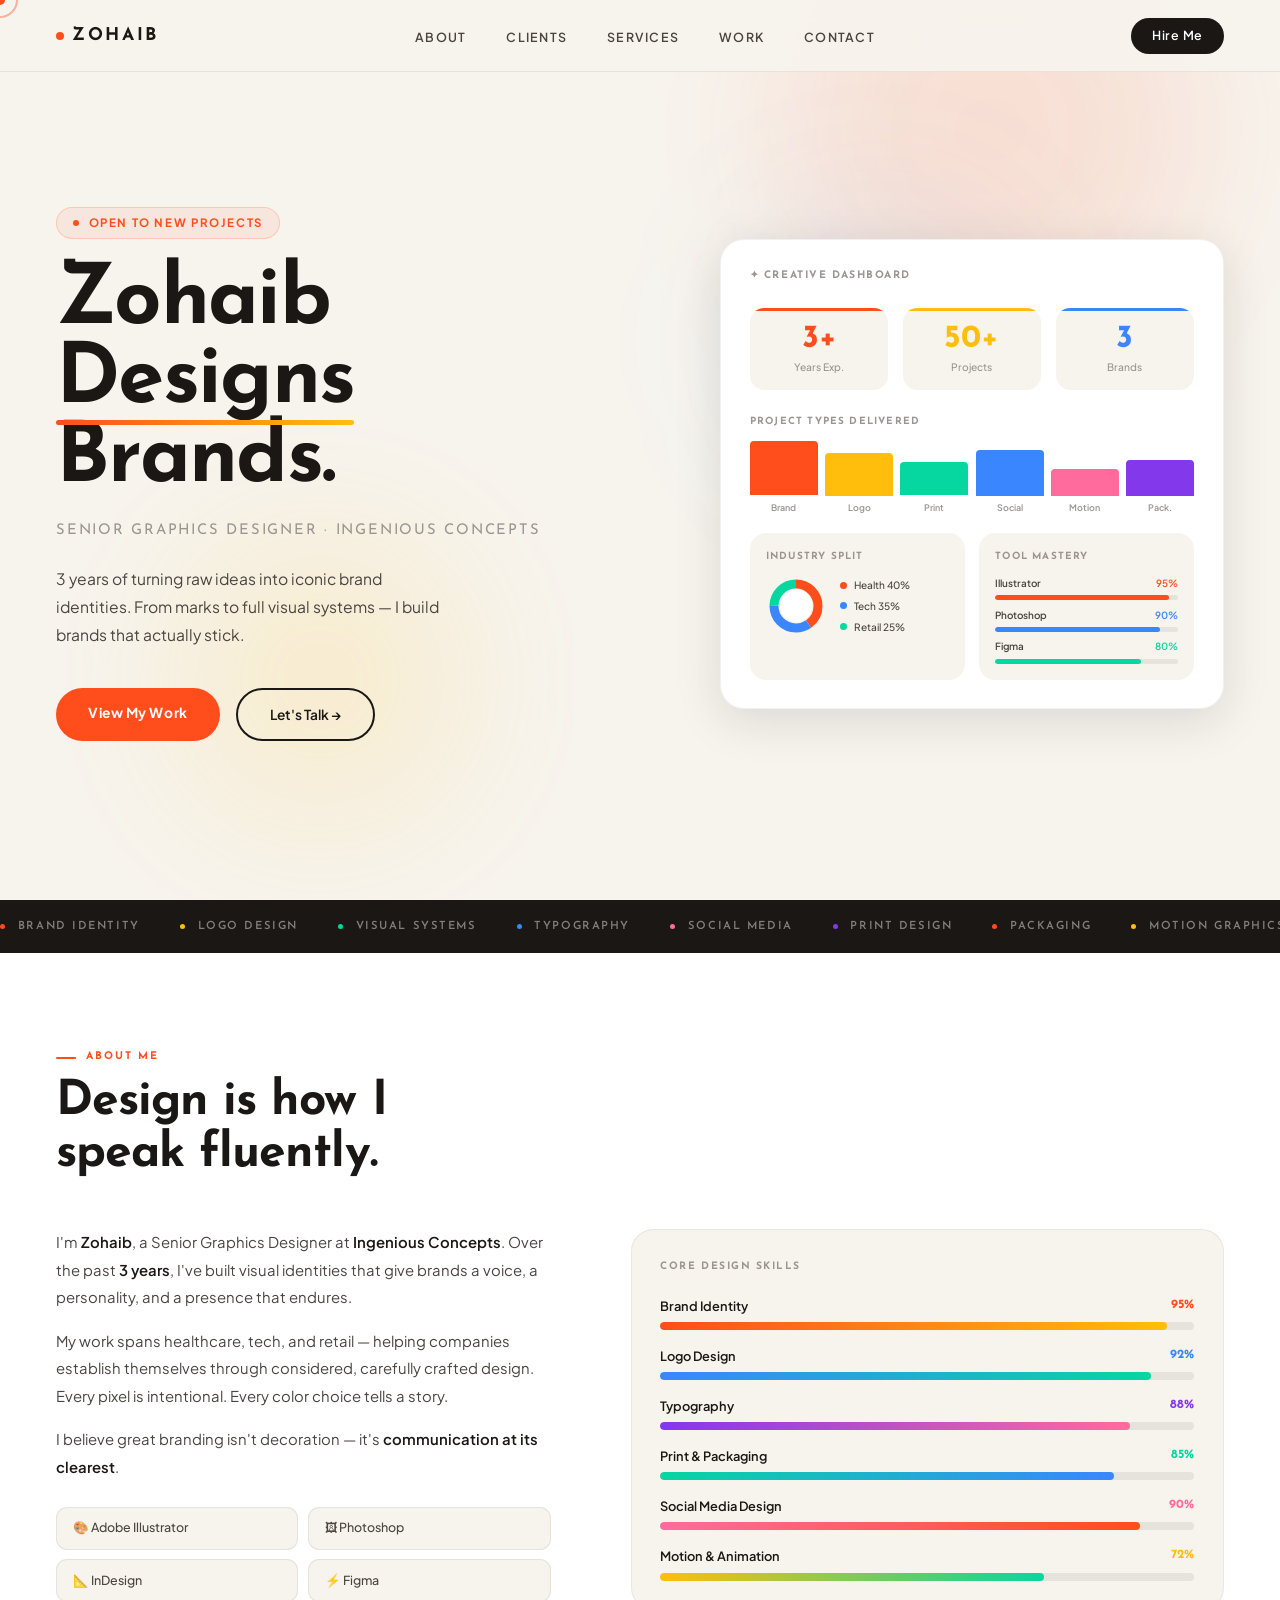
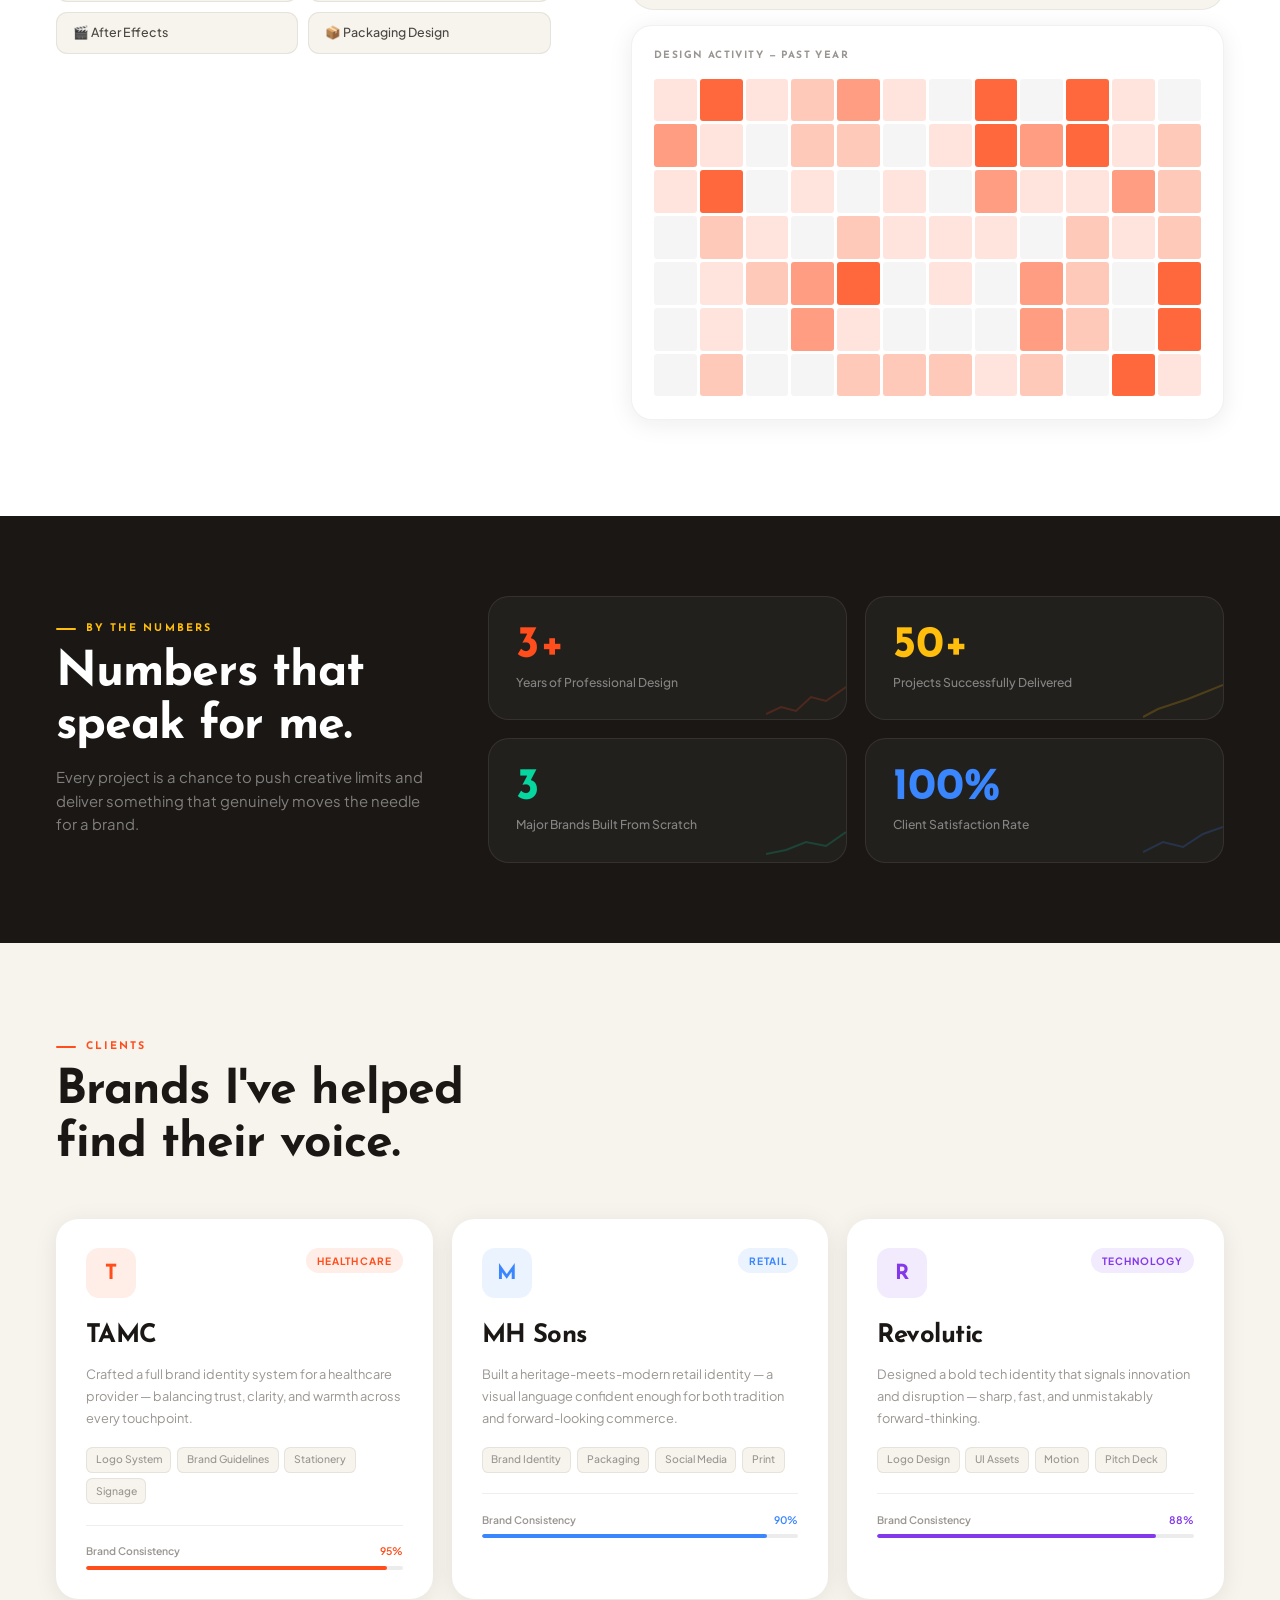
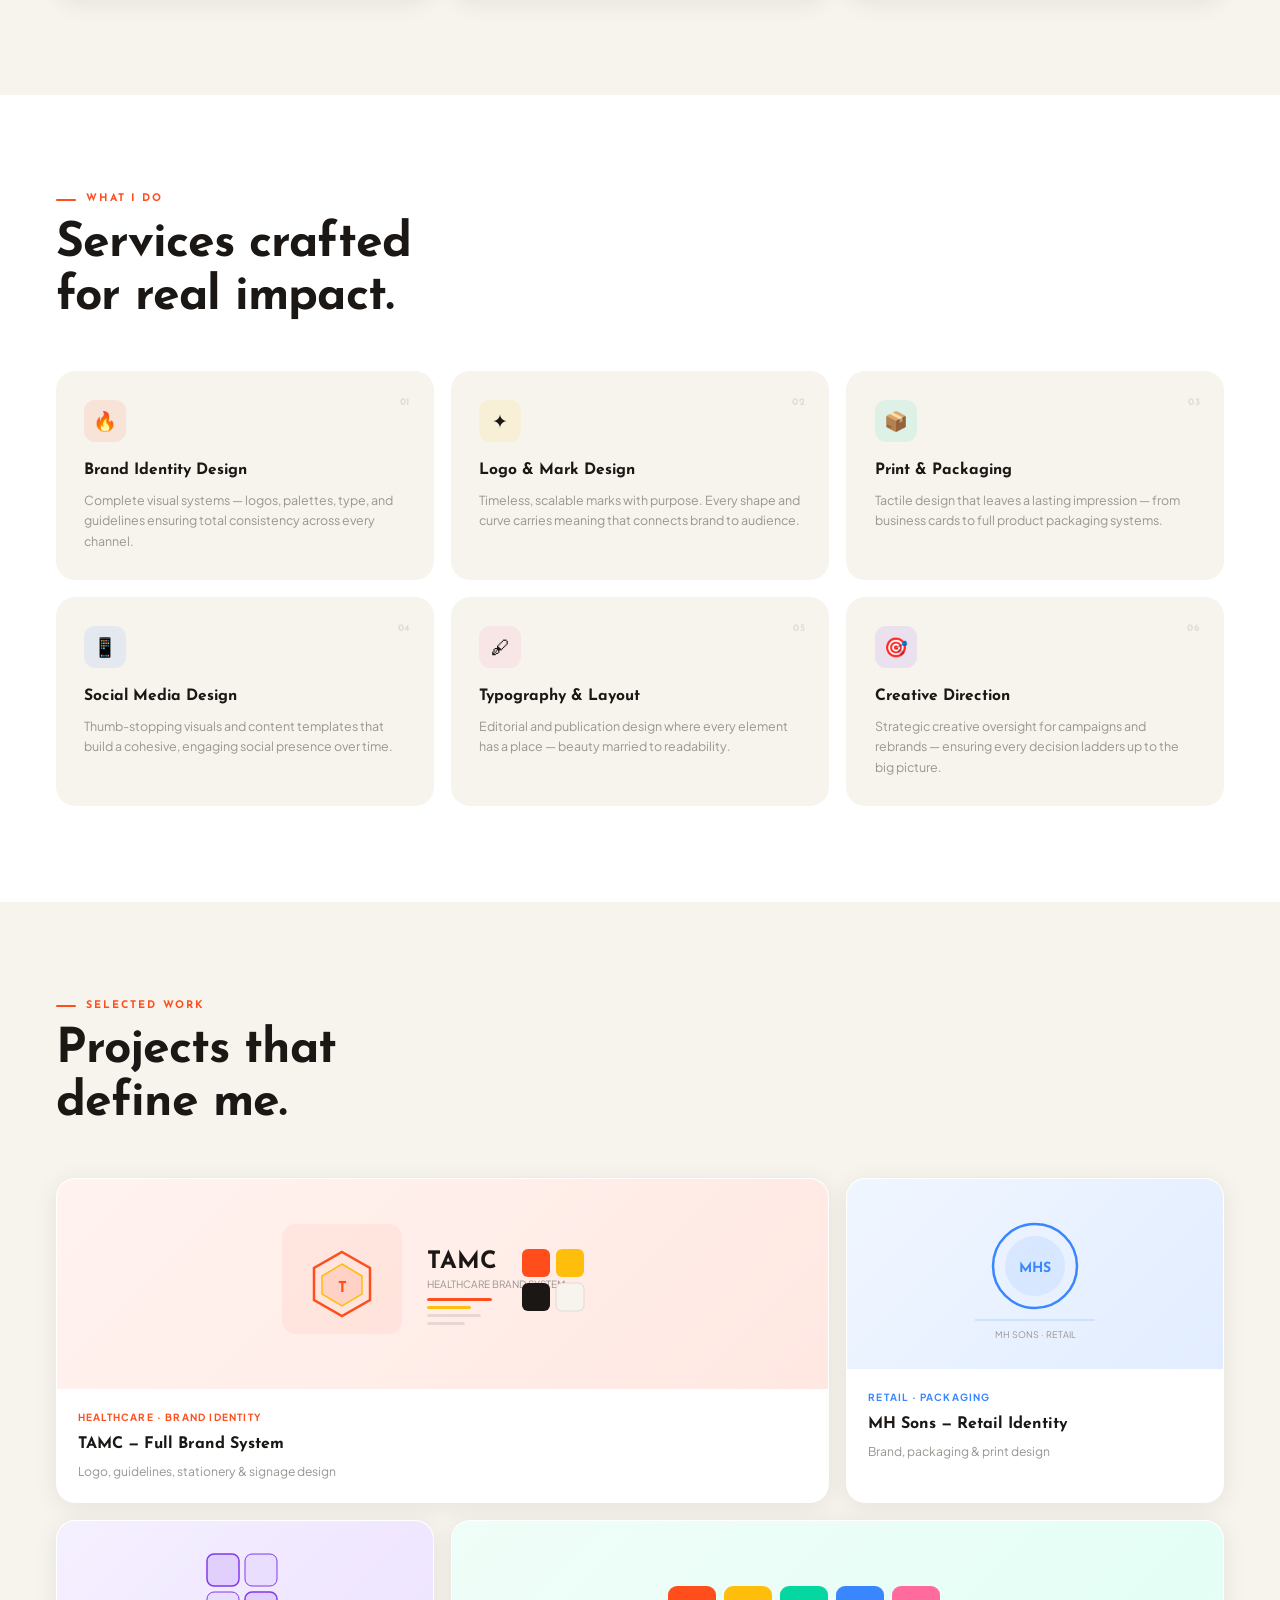
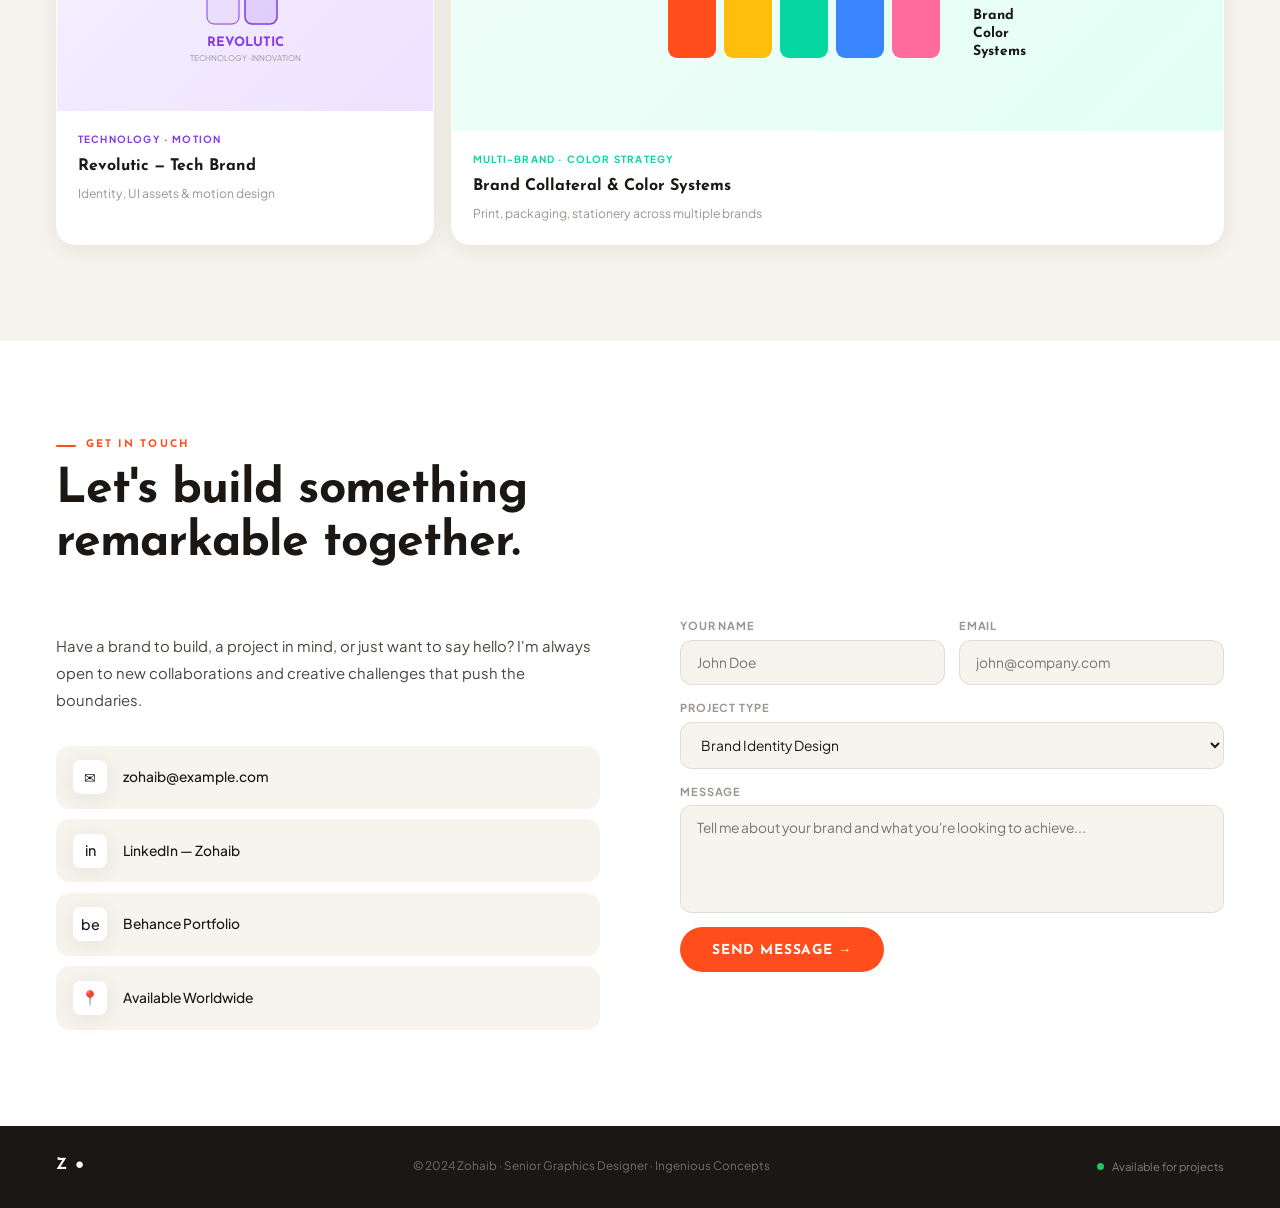
<file: index.html>
<!DOCTYPE html>
<html lang="en">

<head>
  <meta charset="UTF-8" />
  <meta name="viewport" content="width=device-width, initial-scale=1.0" />
  <title>Zohaib — Senior Graphics Designer</title>
  <link
    href="https://fonts.googleapis.com/css2?family=Josefin+Sans:wght@300;400;600;700&family=Plus+Jakarta+Sans:ital,wght@0,300;0,400;0,500;0,600;0,700;1,400&display=swap"
    rel="stylesheet" />
  <link rel="stylesheet" href="style.css" />
</head>

<body>

  <div class="cur" id="cur"></div>
  <div class="cur-ring" id="curRing"></div>

  <!-- NAV -->
  <nav>
    <a href="#" class="nav-logo"><span class="nav-logo-dot"></span> Zohaib</a>
    <ul class="nav-links">
      <li><a href="#about">About</a></li>
      <li><a href="#clients">Clients</a></li>
      <li><a href="#services">Services</a></li>
      <li><a href="#portfolio">Work</a></li>
      <li><a href="#contact">Contact</a></li>
    </ul>
    <a href="#contact" class="nav-cta">Hire Me</a>
  </nav>

  <!-- HERO -->
  <section id="hero">
    <div class="blob blob-1"></div>
    <div class="blob blob-2"></div>
    <div class="blob blob-3"></div>

    <div class="hero-left">
      <div class="hero-eyebrow"><span class="ey-dot"></span> Open to new projects</div>
      <h1 class="hero-name">Zohaib<br /><em>Designs</em><br />Brands.</h1>
      <p class="hero-role">Senior Graphics Designer · Ingenious Concepts</p>
      <p class="hero-desc">3 years of turning raw ideas into iconic brand identities. From marks to full visual systems
        — I build brands that actually stick.</p>
      <div class="hero-actions">
        <a href="#portfolio" class="btn-fill">View My Work</a>
        <a href="#contact" class="btn-outline">Let's Talk →</a>
      </div>
    </div>

    <div class="hero-right">
      <div class="dash-card">
        <div class="dash-hed">✦ Creative Dashboard</div>

        <div class="kpi-row">
          <div class="kpi">
            <div class="kpi-val">3+</div>
            <div class="kpi-lbl">Years Exp.</div>
          </div>
          <div class="kpi">
            <div class="kpi-val">50+</div>
            <div class="kpi-lbl">Projects</div>
          </div>
          <div class="kpi">
            <div class="kpi-val">3</div>
            <div class="kpi-lbl">Brands</div>
          </div>
        </div>

        <div class="ch-lbl">Project Types Delivered</div>
        <div class="bar-chart">
          <div class="bw">
            <div class="bar" style="height:75%;background:var(--c1);animation-delay:.1s"></div>
            <div class="bl">Brand</div>
          </div>
          <div class="bw">
            <div class="bar" style="height:58%;background:var(--c2);animation-delay:.2s"></div>
            <div class="bl">Logo</div>
          </div>
          <div class="bw">
            <div class="bar" style="height:45%;background:var(--c3);animation-delay:.3s"></div>
            <div class="bl">Print</div>
          </div>
          <div class="bw">
            <div class="bar" style="height:62%;background:var(--c4);animation-delay:.4s"></div>
            <div class="bl">Social</div>
          </div>
          <div class="bw">
            <div class="bar" style="height:36%;background:var(--c5);animation-delay:.5s"></div>
            <div class="bl">Motion</div>
          </div>
          <div class="bw">
            <div class="bar" style="height:48%;background:var(--c6);animation-delay:.6s"></div>
            <div class="bl">Pack.</div>
          </div>
        </div>

        <div class="charts-row">
          <div class="mini-c">
            <div class="ch-lbl">Industry Split</div>
            <div class="donut-wrap">
              <svg width="60" height="60" viewBox="0 0 60 60">
                <circle cx="30" cy="30" r="22" fill="none" stroke="#FF4D1C" stroke-width="9"
                  stroke-dasharray="55.3 83.2" stroke-dashoffset="0" transform="rotate(-90 30 30)" />
                <circle cx="30" cy="30" r="22" fill="none" stroke="#3A86FF" stroke-width="9"
                  stroke-dasharray="48.4 90.1" stroke-dashoffset="-55.3" transform="rotate(-90 30 30)" />
                <circle cx="30" cy="30" r="22" fill="none" stroke="#06D6A0" stroke-width="9"
                  stroke-dasharray="34.6 103.9" stroke-dashoffset="-103.7" transform="rotate(-90 30 30)" />
                <circle cx="30" cy="30" r="16" fill="white" />
              </svg>
              <div class="leg">
                <div class="leg-i"><span class="leg-d" style="background:var(--c1)"></span>Health 40%</div>
                <div class="leg-i"><span class="leg-d" style="background:var(--c4)"></span>Tech 35%</div>
                <div class="leg-i"><span class="leg-d" style="background:var(--c3)"></span>Retail 25%</div>
              </div>
            </div>
          </div>
          <div class="mini-c">
            <div class="ch-lbl">Tool Mastery</div>
            <div class="rad-wrap">
              <div class="rad-i">
                <div class="rad-top"><span>Illustrator</span><span style="color:var(--c1)">95%</span></div>
                <div class="rad-bg">
                  <div class="rad-fill" style="width:95%;background:var(--c1);animation-delay:.2s"></div>
                </div>
              </div>
              <div class="rad-i">
                <div class="rad-top"><span>Photoshop</span><span style="color:var(--c4)">90%</span></div>
                <div class="rad-bg">
                  <div class="rad-fill" style="width:90%;background:var(--c4);animation-delay:.35s"></div>
                </div>
              </div>
              <div class="rad-i">
                <div class="rad-top"><span>Figma</span><span style="color:var(--c3)">80%</span></div>
                <div class="rad-bg">
                  <div class="rad-fill" style="width:80%;background:var(--c3);animation-delay:.5s"></div>
                </div>
              </div>
            </div>
          </div>
        </div>
      </div>
    </div>
  </section>

  <!-- MARQUEE -->
  <div class="mq-wrap">
    <div class="mq-track">
      <div class="m-i"><span class="m-d" style="background:var(--c1)"></span>Brand Identity</div>
      <div class="m-i"><span class="m-d" style="background:var(--c2)"></span>Logo Design</div>
      <div class="m-i"><span class="m-d" style="background:var(--c3)"></span>Visual Systems</div>
      <div class="m-i"><span class="m-d" style="background:var(--c4)"></span>Typography</div>
      <div class="m-i"><span class="m-d" style="background:var(--c5)"></span>Social Media</div>
      <div class="m-i"><span class="m-d" style="background:var(--c6)"></span>Print Design</div>
      <div class="m-i"><span class="m-d" style="background:var(--c1)"></span>Packaging</div>
      <div class="m-i"><span class="m-d" style="background:var(--c2)"></span>Motion Graphics</div>
      <div class="m-i"><span class="m-d" style="background:var(--c3)"></span>Creative Direction</div>
      <div class="m-i"><span class="m-d" style="background:var(--c4)"></span>Brand Strategy</div>
      <div class="m-i"><span class="m-d" style="background:var(--c1)"></span>Brand Identity</div>
      <div class="m-i"><span class="m-d" style="background:var(--c2)"></span>Logo Design</div>
      <div class="m-i"><span class="m-d" style="background:var(--c3)"></span>Visual Systems</div>
      <div class="m-i"><span class="m-d" style="background:var(--c4)"></span>Typography</div>
      <div class="m-i"><span class="m-d" style="background:var(--c5)"></span>Social Media</div>
      <div class="m-i"><span class="m-d" style="background:var(--c6)"></span>Print Design</div>
      <div class="m-i"><span class="m-d" style="background:var(--c1)"></span>Packaging</div>
      <div class="m-i"><span class="m-d" style="background:var(--c2)"></span>Motion Graphics</div>
      <div class="m-i"><span class="m-d" style="background:var(--c3)"></span>Creative Direction</div>
      <div class="m-i"><span class="m-d" style="background:var(--c4)"></span>Brand Strategy</div>
    </div>
  </div>

  <!-- ABOUT -->
  <section id="about">
    <div class="sl">About Me</div>
    <h2 class="st">Design is how I<br />speak fluently.</h2>
    <div class="about-g reveal">
      <div class="about-t">
        <p>I'm <strong>Zohaib</strong>, a Senior Graphics Designer at <strong>Ingenious Concepts</strong>. Over the past
          <strong>3 years</strong>, I've built visual identities that give brands a voice, a personality, and a presence
          that endures.
        </p>
        <p>My work spans healthcare, tech, and retail — helping companies establish themselves through considered,
          carefully crafted design. Every pixel is intentional. Every color choice tells a story.</p>
        <p>I believe great branding isn't decoration — it's <strong>communication at its clearest</strong>.</p>
        <div class="tool-g">
          <div class="tool-p">🎨 Adobe Illustrator</div>
          <div class="tool-p">🖼 Photoshop</div>
          <div class="tool-p">📐 InDesign</div>
          <div class="tool-p">⚡ Figma</div>
          <div class="tool-p">🎬 After Effects</div>
          <div class="tool-p">📦 Packaging Design</div>
        </div>
      </div>
      <div>
        <div class="sk-card reveal d1">
          <div class="sk-hed">Core Design Skills</div>
          <div class="sk-bars">
            <div class="sk-row">
              <div class="sk-top"><span class="sk-nm">Brand Identity</span><span class="sk-pc"
                  style="color:var(--c1)">95%</span></div>
              <div class="sk-tr">
                <div class="sk-fi"
                  style="width:95%;background:linear-gradient(90deg,var(--c1),var(--c2));animation-delay:.1s"></div>
              </div>
            </div>
            <div class="sk-row">
              <div class="sk-top"><span class="sk-nm">Logo Design</span><span class="sk-pc"
                  style="color:var(--c4)">92%</span></div>
              <div class="sk-tr">
                <div class="sk-fi"
                  style="width:92%;background:linear-gradient(90deg,var(--c4),var(--c3));animation-delay:.2s"></div>
              </div>
            </div>
            <div class="sk-row">
              <div class="sk-top"><span class="sk-nm">Typography</span><span class="sk-pc"
                  style="color:var(--c6)">88%</span></div>
              <div class="sk-tr">
                <div class="sk-fi"
                  style="width:88%;background:linear-gradient(90deg,var(--c6),var(--c5));animation-delay:.3s"></div>
              </div>
            </div>
            <div class="sk-row">
              <div class="sk-top"><span class="sk-nm">Print & Packaging</span><span class="sk-pc"
                  style="color:var(--c3)">85%</span></div>
              <div class="sk-tr">
                <div class="sk-fi"
                  style="width:85%;background:linear-gradient(90deg,var(--c3),var(--c4));animation-delay:.4s"></div>
              </div>
            </div>
            <div class="sk-row">
              <div class="sk-top"><span class="sk-nm">Social Media Design</span><span class="sk-pc"
                  style="color:var(--c5)">90%</span></div>
              <div class="sk-tr">
                <div class="sk-fi"
                  style="width:90%;background:linear-gradient(90deg,var(--c5),var(--c1));animation-delay:.5s"></div>
              </div>
            </div>
            <div class="sk-row">
              <div class="sk-top"><span class="sk-nm">Motion & Animation</span><span class="sk-pc"
                  style="color:var(--c2)">72%</span></div>
              <div class="sk-tr">
                <div class="sk-fi"
                  style="width:72%;background:linear-gradient(90deg,var(--c2),var(--c3));animation-delay:.6s"></div>
              </div>
            </div>
          </div>
        </div>
        <div class="act-card reveal d2">
          <div class="act-hed">Design Activity — Past Year</div>
          <div class="heat-g" id="heatmap"></div>
        </div>
      </div>
    </div>
  </section>

  <!-- STATS -->
  <section id="stats" style="padding:5rem 3.5rem;">
    <div class="stats-in">
      <div class="stats-l reveal">
        <div class="sl">By The Numbers</div>
        <h2 class="st" style="color:#fff;">Numbers that<br />speak for me.</h2>
        <p class="ss">Every project is a chance to push creative limits and deliver something that genuinely moves the
          needle for a brand.</p>
      </div>
      <div class="stats-r reveal d1">
        <div class="sb">
          <div class="sb-v">3+</div>
          <div class="sb-l">Years of Professional Design</div>
          <svg class="spark" width="80" height="40" viewBox="0 0 80 40">
            <polyline points="0,35 15,28 30,32 45,18 60,22 80,8" fill="none" stroke="var(--c1)" stroke-width="2" />
          </svg>
        </div>
        <div class="sb">
          <div class="sb-v">50+</div>
          <div class="sb-l">Projects Successfully Delivered</div>
          <svg class="spark" width="80" height="40" viewBox="0 0 80 40">
            <polyline points="0,38 15,30 30,25 45,20 60,14 80,6" fill="none" stroke="var(--c2)" stroke-width="2" />
          </svg>
        </div>
        <div class="sb">
          <div class="sb-v">3</div>
          <div class="sb-l">Major Brands Built From Scratch</div>
          <svg class="spark" width="80" height="40" viewBox="0 0 80 40">
            <polyline points="0,32 20,28 40,20 60,24 80,10" fill="none" stroke="var(--c3)" stroke-width="2" />
          </svg>
        </div>
        <div class="sb">
          <div class="sb-v">100%</div>
          <div class="sb-l">Client Satisfaction Rate</div>
          <svg class="spark" width="80" height="40" viewBox="0 0 80 40">
            <polyline points="0,30 20,20 40,25 60,12 80,5" fill="none" stroke="var(--c4)" stroke-width="2" />
          </svg>
        </div>
      </div>
    </div>
  </section>

  <!-- CLIENTS -->
  <section id="clients">
    <div class="sl">Clients</div>
    <h2 class="st">Brands I've helped<br />find their voice.</h2>
    <div class="cl-g reveal">
      <div class="cl-c">
        <div class="cl-h">
          <div class="cl-lt">T</div><span class="cl-b">Healthcare</span>
        </div>
        <div class="cl-nm">TAMC</div>
        <div class="cl-ds">Crafted a full brand identity system for a healthcare provider — balancing trust, clarity,
          and warmth across every touchpoint.</div>
        <div class="cl-ts"><span class="ct">Logo System</span><span class="ct">Brand Guidelines</span><span
            class="ct">Stationery</span><span class="ct">Signage</span></div>
        <div class="cl-pr">
          <div class="cp-r"><span>Brand Consistency</span><span style="color:var(--c1)">95%</span></div>
          <div class="cp-t">
            <div class="cp-f" style="width:95%;background:var(--c1)"></div>
          </div>
        </div>
      </div>
      <div class="cl-c">
        <div class="cl-h">
          <div class="cl-lt">M</div><span class="cl-b">Retail</span>
        </div>
        <div class="cl-nm">MH Sons</div>
        <div class="cl-ds">Built a heritage-meets-modern retail identity — a visual language confident enough for both
          tradition and forward-looking commerce.</div>
        <div class="cl-ts"><span class="ct">Brand Identity</span><span class="ct">Packaging</span><span
            class="ct">Social Media</span><span class="ct">Print</span></div>
        <div class="cl-pr">
          <div class="cp-r"><span>Brand Consistency</span><span style="color:var(--c4)">90%</span></div>
          <div class="cp-t">
            <div class="cp-f" style="width:90%;background:var(--c4)"></div>
          </div>
        </div>
      </div>
      <div class="cl-c">
        <div class="cl-h">
          <div class="cl-lt">R</div><span class="cl-b">Technology</span>
        </div>
        <div class="cl-nm">Revolutic</div>
        <div class="cl-ds">Designed a bold tech identity that signals innovation and disruption — sharp, fast, and
          unmistakably forward-thinking.</div>
        <div class="cl-ts"><span class="ct">Logo Design</span><span class="ct">UI Assets</span><span
            class="ct">Motion</span><span class="ct">Pitch Deck</span></div>
        <div class="cl-pr">
          <div class="cp-r"><span>Brand Consistency</span><span style="color:var(--c6)">88%</span></div>
          <div class="cp-t">
            <div class="cp-f" style="width:88%;background:var(--c6)"></div>
          </div>
        </div>
      </div>
    </div>
  </section>

  <!-- SERVICES -->
  <section id="services">
    <div class="sl">What I Do</div>
    <h2 class="st">Services crafted<br />for real impact.</h2>
    <div class="srv-g reveal">
      <div class="sv">
        <div class="sv-ico">🔥</div>
        <div class="sv-n">01</div>
        <div class="sv-t">Brand Identity Design</div>
        <div class="sv-d">Complete visual systems — logos, palettes, type, and guidelines ensuring total consistency
          across every channel.</div>
      </div>
      <div class="sv">
        <div class="sv-ico">✦</div>
        <div class="sv-n">02</div>
        <div class="sv-t">Logo & Mark Design</div>
        <div class="sv-d">Timeless, scalable marks with purpose. Every shape and curve carries meaning that connects
          brand to audience.</div>
      </div>
      <div class="sv">
        <div class="sv-ico">📦</div>
        <div class="sv-n">03</div>
        <div class="sv-t">Print & Packaging</div>
        <div class="sv-d">Tactile design that leaves a lasting impression — from business cards to full product
          packaging systems.</div>
      </div>
      <div class="sv">
        <div class="sv-ico">📱</div>
        <div class="sv-n">04</div>
        <div class="sv-t">Social Media Design</div>
        <div class="sv-d">Thumb-stopping visuals and content templates that build a cohesive, engaging social presence
          over time.</div>
      </div>
      <div class="sv">
        <div class="sv-ico">🖋</div>
        <div class="sv-n">05</div>
        <div class="sv-t">Typography & Layout</div>
        <div class="sv-d">Editorial and publication design where every element has a place — beauty married to
          readability.</div>
      </div>
      <div class="sv">
        <div class="sv-ico">🎯</div>
        <div class="sv-n">06</div>
        <div class="sv-t">Creative Direction</div>
        <div class="sv-d">Strategic creative oversight for campaigns and rebrands — ensuring every decision ladders up
          to the big picture.</div>
      </div>
    </div>
  </section>

  <!-- PORTFOLIO -->
  <section id="portfolio">
    <div class="sl">Selected Work</div>
    <h2 class="st">Projects that<br />define me.</h2>
    <div class="pt-g reveal">

      <div class="pc wide">
        <div class="pv pv1">
          <svg width="360" height="180" viewBox="0 0 360 180" fill="none">
            <rect x="20" y="30" width="120" height="110" rx="14" fill="rgba(255,77,28,.06)" class="float-el" />
            <polygon points="80,58 108,74 108,106 80,122 52,106 52,74" fill="none" stroke="#FF4D1C"
              stroke-width="2.5" />
            <polygon points="80,70 100,82 100,100 80,112 60,100 60,82" fill="rgba(255,77,28,0.12)" stroke="#FFBE0B"
              stroke-width="1.5" />
            <text x="80" y="98" text-anchor="middle" font-family="Josefin Sans" font-weight="700" font-size="15"
              fill="#FF4D1C">T</text>
            <text x="165" y="74" font-family="Josefin Sans" font-weight="700" font-size="24" fill="#1A1714">TAMC</text>
            <text x="165" y="94" font-family="Plus Jakarta Sans" font-size="10" fill="#9A9590">HEALTHCARE BRAND
              SYSTEM</text>
            <rect x="165" y="104" width="65" height="3" rx="2" fill="#FF4D1C" />
            <rect x="165" y="112" width="44" height="3" rx="2" fill="#FFBE0B" />
            <rect x="165" y="120" width="54" height="3" rx="2" fill="rgba(26,23,20,.1)" />
            <rect x="165" y="128" width="38" height="3" rx="2" fill="rgba(26,23,20,.1)" />
            <rect x="260" y="55" width="28" height="28" rx="6" fill="#FF4D1C" class="float-el"
              style="animation-delay:.3s" />
            <rect x="294" y="55" width="28" height="28" rx="6" fill="#FFBE0B" class="float-el"
              style="animation-delay:.6s" />
            <rect x="260" y="89" width="28" height="28" rx="6" fill="#1A1714" class="float-el"
              style="animation-delay:.9s" />
            <rect x="294" y="89" width="28" height="28" rx="6" fill="#F7F4EE" stroke="rgba(26,23,20,.1)"
              stroke-width="1" class="float-el" style="animation-delay:1.2s" />
          </svg>
        </div>
        <div class="pi">
          <div class="pt">Healthcare · Brand Identity</div>
          <div class="ptt">TAMC — Full Brand System</div>
          <div class="ps">Logo, guidelines, stationery & signage design</div>
        </div>
      </div>

      <div class="pc">
        <div class="pv pv2">
          <svg width="200" height="180" viewBox="0 0 200 180" fill="none">
            <circle cx="100" cy="82" r="42" fill="none" stroke="#3A86FF" stroke-width="2.5" class="spin" />
            <circle cx="100" cy="82" r="30" fill="rgba(58,134,255,0.1)" />
            <text x="100" y="88" text-anchor="middle" font-family="Josefin Sans" font-weight="700" font-size="14"
              fill="#3A86FF">MHS</text>
            <line x1="40" y1="136" x2="160" y2="136" stroke="rgba(58,134,255,.2)" stroke-width="1.5" />
            <text x="100" y="154" text-anchor="middle" font-family="Plus Jakarta Sans" font-size="9" fill="#9A9590">MH
              SONS · RETAIL</text>
          </svg>
        </div>
        <div class="pi">
          <div class="pt">Retail · Packaging</div>
          <div class="ptt">MH Sons — Retail Identity</div>
          <div class="ps">Brand, packaging & print design</div>
        </div>
      </div>

      <div class="pc">
        <div class="pv pv3">
          <svg width="200" height="180" viewBox="0 0 200 180" fill="none">
            <rect x="62" y="28" width="32" height="32" rx="7" fill="rgba(131,56,236,.15)" stroke="#8338EC"
              stroke-width="1.5" />
            <rect x="100" y="28" width="32" height="32" rx="7" fill="rgba(131,56,236,.07)" stroke="#8338EC"
              stroke-width="1" />
            <rect x="62" y="66" width="32" height="32" rx="7" fill="rgba(131,56,236,.07)" stroke="#8338EC"
              stroke-width="1" />
            <rect x="100" y="66" width="32" height="32" rx="7" fill="rgba(131,56,236,.15)" stroke="#8338EC"
              stroke-width="1.5" />
            <text x="100" y="120" text-anchor="middle" font-family="Josefin Sans" font-weight="700" font-size="13"
              fill="#8338EC">REVOLUTIC</text>
            <text x="100" y="135" text-anchor="middle" font-family="Plus Jakarta Sans" font-size="8"
              fill="#9A9590">TECHNOLOGY · INNOVATION</text>
          </svg>
        </div>
        <div class="pi">
          <div class="pt">Technology · Motion</div>
          <div class="ptt">Revolutic — Tech Brand</div>
          <div class="ps">Identity, UI assets & motion design</div>
        </div>
      </div>

      <div class="pc wide">
        <div class="pv pv4">
          <svg width="420" height="190" viewBox="0 0 420 190" fill="none">
            <rect x="40" y="55" width="48" height="72" rx="9" fill="#FF4D1C" class="float-el"
              style="animation-delay:.1s" />
            <rect x="96" y="55" width="48" height="72" rx="9" fill="#FFBE0B" class="float-el"
              style="animation-delay:.3s" />
            <rect x="152" y="55" width="48" height="72" rx="9" fill="#06D6A0" class="float-el"
              style="animation-delay:.5s" />
            <rect x="208" y="55" width="48" height="72" rx="9" fill="#3A86FF" class="float-el"
              style="animation-delay:.7s" />
            <rect x="264" y="55" width="48" height="72" rx="9" fill="#FF6B9D" class="float-el"
              style="animation-delay:.9s" />
            <text x="345" y="88" font-family="Josefin Sans" font-weight="700" font-size="14" fill="#1A1714">Brand</text>
            <text x="345" y="106" font-family="Josefin Sans" font-weight="700" font-size="14"
              fill="#1A1714">Color</text>
            <text x="345" y="124" font-family="Josefin Sans" font-weight="700" font-size="14"
              fill="#1A1714">Systems</text>
          </svg>
        </div>
        <div class="pi">
          <div class="pt">Multi-Brand · Color Strategy</div>
          <div class="ptt">Brand Collateral & Color Systems</div>
          <div class="ps">Print, packaging, stationery across multiple brands</div>
        </div>
      </div>

    </div>
  </section>

  <!-- CONTACT -->
  <section id="contact">
    <div class="sl">Get In Touch</div>
    <h2 class="st">Let's build something<br />remarkable together.</h2>
    <div class="cg reveal">
      <div class="cl-left">
        <p>Have a brand to build, a project in mind, or just want to say hello? I'm always open to new collaborations
          and creative challenges that push the boundaries.</p>
        <div class="c-links">
          <a href="mailto:zohaib@example.com" class="c-lk">
            <div class="c-lk-i">✉</div> zohaib@example.com
          </a>
          <a href="#" class="c-lk">
            <div class="c-lk-i">in</div> LinkedIn — Zohaib
          </a>
          <a href="#" class="c-lk">
            <div class="c-lk-i">be</div> Behance Portfolio
          </a>
          <a href="#" class="c-lk">
            <div class="c-lk-i">📍</div> Available Worldwide
          </a>
        </div>
      </div>
      <div class="cf">
        <div class="fr">
          <div class="fg"><label>Your Name</label><input type="text" placeholder="John Doe" /></div>
          <div class="fg"><label>Email</label><input type="email" placeholder="john@company.com" /></div>
        </div>
        <div class="fg"><label>Project Type</label>
          <select>
            <option>Brand Identity Design</option>
            <option>Logo Design</option>
            <option>Print & Packaging</option>
            <option>Social Media Design</option>
            <option>Creative Direction</option>
            <option>Other</option>
          </select>
        </div>
        <div class="fg"><label>Message</label><textarea
            placeholder="Tell me about your brand and what you're looking to achieve..."></textarea></div>
        <button class="f-btn">Send Message →</button>
      </div>
    </div>
  </section>

  <!-- FOOTER -->
  <footer>
    <div class="f-logo">Z ●</div>
    <div class="f-copy">© 2024 Zohaib · Senior Graphics Designer · Ingenious Concepts</div>
    <div class="f-av"><span class="dot"></span> Available for projects</div>
  </footer>

  <script src="script.js"></script>
</body>

</html>
</file>
<file: style.css>
*,
*::before,
*::after {
    margin: 0;
    padding: 0;
    box-sizing: border-box;
}

:root {
    --bg: #F7F4EE;
    --bg2: #EDEAE2;
    --white: #FFFFFF;
    --ink: #1A1714;
    --ink2: #4A4540;
    --ink3: #9A9590;
    --c1: #FF4D1C;
    --c2: #FFBE0B;
    --c3: #06D6A0;
    --c4: #3A86FF;
    --c5: #FF6B9D;
    --c6: #8338EC;
    --shadow: 0 4px 24px rgba(26, 23, 20, 0.08);
    --shadow-lg: 0 12px 48px rgba(26, 23, 20, 0.12);
    --ease: cubic-bezier(0.23, 1, 0.32, 1);
    --ff-head: 'Josefin Sans', sans-serif;
    --ff-body: 'Plus Jakarta Sans', sans-serif;
}

html {
    scroll-behavior: smooth;
}

body {
    background: var(--bg);
    color: var(--ink);
    font-family: var(--ff-body);
    font-weight: 400;
    line-height: 1.6;
    overflow-x: hidden;
    cursor: none;
}

/* CURSOR */
.cur {
    width: 10px;
    height: 10px;
    background: var(--c1);
    border-radius: 50%;
    position: fixed;
    top: 0;
    left: 0;
    pointer-events: none;
    z-index: 9999;
    transform: translate(-50%, -50%);
    transition: width .3s, height .3s, background .3s;
}

.cur-ring {
    width: 36px;
    height: 36px;
    border: 2px solid rgba(255, 77, 28, .4);
    border-radius: 50%;
    position: fixed;
    top: 0;
    left: 0;
    pointer-events: none;
    z-index: 9998;
    transform: translate(-50%, -50%);
    transition: width .3s var(--ease), height .3s var(--ease), border-color .3s;
}

/* NAV */
nav {
    position: fixed;
    top: 0;
    left: 0;
    right: 0;
    z-index: 200;
    display: flex;
    align-items: center;
    justify-content: space-between;
    padding: 1.1rem 3.5rem;
    background: rgba(247, 244, 238, .9);
    backdrop-filter: blur(14px);
    border-bottom: 1px solid rgba(26, 23, 20, .07);
}

.nav-logo {
    font-family: var(--ff-head);
    font-weight: 700;
    font-size: 1.1rem;
    letter-spacing: .15em;
    text-transform: uppercase;
    color: var(--ink);
    text-decoration: none;
    display: flex;
    align-items: center;
    gap: .5rem;
}

.nav-logo-dot {
    width: 8px;
    height: 8px;
    border-radius: 50%;
    background: var(--c1);
    animation: bounce 2s infinite;
}

@keyframes bounce {

    0%,
    100% {
        transform: translateY(0)
    }

    50% {
        transform: translateY(-4px)
    }
}

.nav-links {
    display: flex;
    gap: 2.5rem;
    list-style: none;
}

.nav-links a {
    color: var(--ink2);
    text-decoration: none;
    font-size: .78rem;
    letter-spacing: .1em;
    text-transform: uppercase;
    font-weight: 600;
    transition: color .25s;
}

.nav-links a:hover {
    color: var(--c1);
}

.nav-cta {
    background: var(--ink);
    color: #fff;
    padding: .5rem 1.3rem;
    border-radius: 100px;
    font-size: .78rem;
    font-weight: 600;
    letter-spacing: .06em;
    text-decoration: none;
    transition: background .25s, transform .25s;
}

.nav-cta:hover {
    background: var(--c1);
    transform: scale(1.04);
}

/* HERO */
#hero {
    min-height: 100vh;
    padding: 7rem 3.5rem 4rem;
    display: grid;
    grid-template-columns: 1.1fr 0.9fr;
    gap: 3rem;
    align-items: center;
    position: relative;
    overflow: hidden;
}

.blob {
    position: absolute;
    border-radius: 50%;
    filter: blur(80px);
    pointer-events: none;
    z-index: 0;
}

.blob-1 {
    width: 420px;
    height: 420px;
    background: rgba(255, 77, 28, .12);
    top: -80px;
    right: 80px;
    animation: drift 9s ease-in-out infinite;
}

.blob-2 {
    width: 280px;
    height: 280px;
    background: rgba(255, 190, 11, .15);
    bottom: 80px;
    left: 180px;
    animation: drift 11s ease-in-out infinite reverse;
}

.blob-3 {
    width: 240px;
    height: 240px;
    background: rgba(58, 134, 255, .1);
    top: 220px;
    right: 280px;
    animation: drift 13s ease-in-out infinite 2s;
}

@keyframes drift {

    0%,
    100% {
        transform: translate(0, 0)
    }

    50% {
        transform: translate(-28px, 18px)
    }
}

.hero-left {
    position: relative;
    z-index: 1;
}

.hero-eyebrow {
    display: inline-flex;
    align-items: center;
    gap: .6rem;
    background: rgba(255, 77, 28, .08);
    border: 1.5px solid rgba(255, 77, 28, .2);
    border-radius: 100px;
    padding: .35rem 1rem;
    font-size: .72rem;
    font-weight: 700;
    letter-spacing: .14em;
    text-transform: uppercase;
    color: var(--c1);
    margin-bottom: 1.5rem;
    animation: fadeUp .7s var(--ease) both;
}

.ey-dot {
    width: 6px;
    height: 6px;
    background: var(--c1);
    border-radius: 50%;
    animation: pulse 2s infinite;
}

@keyframes pulse {

    0%,
    100% {
        opacity: 1;
        transform: scale(1)
    }

    50% {
        opacity: .4;
        transform: scale(.5)
    }
}

h1.hero-name {
    font-family: var(--ff-head);
    font-weight: 700;
    font-size: clamp(3rem, 6.5vw, 5.8rem);
    line-height: .95;
    letter-spacing: -.02em;
    color: var(--ink);
    animation: fadeUp .7s .08s var(--ease) both;
}

h1.hero-name em {
    font-style: normal;
    position: relative;
    display: inline-block;
}

h1.hero-name em::after {
    content: '';
    position: absolute;
    bottom: -4px;
    left: 0;
    right: 0;
    height: 5px;
    background: linear-gradient(90deg, var(--c1), var(--c2));
    border-radius: 3px;
    animation: lineGrow .8s .65s var(--ease) both;
    transform-origin: left;
}

@keyframes lineGrow {
    from {
        transform: scaleX(0)
    }

    to {
        transform: scaleX(1)
    }
}

.hero-role {
    font-family: var(--ff-head);
    font-size: .92rem;
    font-weight: 400;
    letter-spacing: .12em;
    text-transform: uppercase;
    color: var(--ink3);
    margin: 1.2rem 0 1.4rem;
    animation: fadeUp .7s .15s var(--ease) both;
}

.hero-desc {
    font-size: .98rem;
    color: var(--ink2);
    max-width: 400px;
    line-height: 1.8;
    animation: fadeUp .7s .22s var(--ease) both;
}

.hero-actions {
    display: flex;
    gap: 1rem;
    margin-top: 2.4rem;
    animation: fadeUp .7s .3s var(--ease) both;
}

.btn-fill {
    background: var(--c1);
    color: #fff;
    padding: .85rem 2rem;
    border-radius: 100px;
    text-decoration: none;
    font-weight: 700;
    font-size: .86rem;
    letter-spacing: .04em;
    transition: transform .25s var(--ease), box-shadow .25s;
}

.btn-fill:hover {
    transform: translateY(-3px);
    box-shadow: 0 12px 36px rgba(255, 77, 28, .3);
}

.btn-outline {
    border: 2px solid var(--ink);
    color: var(--ink);
    padding: .85rem 2rem;
    border-radius: 100px;
    text-decoration: none;
    font-weight: 600;
    font-size: .86rem;
    transition: border-color .25s, color .25s;
}

.btn-outline:hover {
    border-color: var(--c4);
    color: var(--c4);
}

@keyframes fadeUp {
    from {
        opacity: 0;
        transform: translateY(28px)
    }

    to {
        opacity: 1;
        transform: none
    }
}

/* DASHBOARD CARD */
.hero-right {
    position: relative;
    z-index: 1;
    animation: fadeUp .7s .4s var(--ease) both;
}

.dash-card {
    background: var(--white);
    border-radius: 1.5rem;
    box-shadow: var(--shadow-lg);
    padding: 1.8rem;
    border: 1px solid rgba(26, 23, 20, .06);
}

.dash-hed {
    font-family: var(--ff-head);
    font-size: .65rem;
    font-weight: 700;
    letter-spacing: .15em;
    text-transform: uppercase;
    color: var(--ink3);
    margin-bottom: 1.4rem;
}

.kpi-row {
    display: grid;
    grid-template-columns: repeat(3, 1fr);
    gap: .9rem;
    margin-bottom: 1.5rem;
}

.kpi {
    background: var(--bg);
    border-radius: .9rem;
    padding: .95rem;
    text-align: center;
    position: relative;
    overflow: hidden;
}

.kpi::before {
    content: '';
    position: absolute;
    top: 0;
    left: 0;
    right: 0;
    height: 3px;
    border-radius: 3px 3px 0 0;
}

.kpi:nth-child(1)::before {
    background: var(--c1)
}

.kpi:nth-child(2)::before {
    background: var(--c2)
}

.kpi:nth-child(3)::before {
    background: var(--c4)
}

.kpi-val {
    font-family: var(--ff-head);
    font-size: 2rem;
    font-weight: 700;
    line-height: 1;
}

.kpi:nth-child(1) .kpi-val {
    color: var(--c1)
}

.kpi:nth-child(2) .kpi-val {
    color: var(--c2)
}

.kpi:nth-child(3) .kpi-val {
    color: var(--c4)
}

.kpi-lbl {
    font-size: .64rem;
    color: var(--ink3);
    margin-top: .25rem;
    font-weight: 500;
}

/* Bar chart */
.ch-lbl {
    font-family: var(--ff-head);
    font-size: .62rem;
    font-weight: 700;
    letter-spacing: .12em;
    text-transform: uppercase;
    color: var(--ink3);
    margin-bottom: .7rem;
}

.bar-chart {
    display: flex;
    align-items: flex-end;
    gap: .45rem;
    height: 74px;
}

.bw {
    flex: 1;
    display: flex;
    flex-direction: column;
    align-items: center;
    gap: .35rem;
    height: 100%;
    justify-content: flex-end;
}

.bar {
    width: 100%;
    border-radius: 4px 4px 0 0;
    animation: barGrow 1s var(--ease) both;
    transform-origin: bottom;
}

@keyframes barGrow {
    from {
        transform: scaleY(0)
    }

    to {
        transform: scaleY(1)
    }
}

.bl {
    font-size: .56rem;
    color: var(--ink3);
    font-weight: 600;
}

/* charts row */
.charts-row {
    display: grid;
    grid-template-columns: 1fr 1fr;
    gap: .9rem;
    margin-top: 1.1rem;
}

.mini-c {
    background: var(--bg);
    border-radius: 1rem;
    padding: 1rem;
}

.donut-wrap {
    display: flex;
    align-items: center;
    gap: .9rem;
}

.leg {
    display: flex;
    flex-direction: column;
    gap: .3rem;
}

.leg-i {
    display: flex;
    align-items: center;
    gap: .4rem;
    font-size: .63rem;
    color: var(--ink2);
    font-weight: 500;
}

.leg-d {
    width: 7px;
    height: 7px;
    border-radius: 50%;
    flex-shrink: 0;
}

.rad-wrap {
    display: flex;
    flex-direction: column;
    gap: .45rem;
}

.rad-top {
    display: flex;
    justify-content: space-between;
    font-size: .62rem;
    color: var(--ink2);
    font-weight: 600;
    margin-bottom: .22rem;
}

.rad-bg {
    height: 5px;
    background: rgba(26, 23, 20, .08);
    border-radius: 10px;
    overflow: hidden;
}

.rad-fill {
    height: 100%;
    border-radius: 10px;
    animation: fillBar 1.2s var(--ease) both;
    transform-origin: left;
}

@keyframes fillBar {
    from {
        transform: scaleX(0)
    }

    to {
        transform: scaleX(1)
    }
}

/* MARQUEE */
.mq-wrap {
    overflow: hidden;
    padding: 1.1rem 0;
    background: var(--ink);
}

.mq-track {
    display: flex;
    gap: 2.5rem;
    animation: marq 18s linear infinite;
    width: max-content;
}

@keyframes marq {
    to {
        transform: translateX(-50%)
    }
}

.m-i {
    display: flex;
    align-items: center;
    gap: .8rem;
    font-family: var(--ff-head);
    font-size: .7rem;
    font-weight: 600;
    letter-spacing: .14em;
    text-transform: uppercase;
    color: rgba(255, 255, 255, .45);
    white-space: nowrap;
}

.m-d {
    width: 5px;
    height: 5px;
    border-radius: 50%;
    flex-shrink: 0;
}

/* SECTIONS */
section {
    padding: 6rem 3.5rem;
}

.sl {
    font-family: var(--ff-head);
    font-size: .66rem;
    font-weight: 700;
    letter-spacing: .2em;
    text-transform: uppercase;
    color: var(--c1);
    margin-bottom: .6rem;
    display: flex;
    align-items: center;
    gap: .6rem;
}

.sl::before {
    content: '';
    width: 20px;
    height: 2px;
    background: var(--c1);
    border-radius: 2px;
}

.st {
    font-family: var(--ff-head);
    font-size: clamp(2rem, 3.8vw, 3rem);
    font-weight: 700;
    letter-spacing: -.02em;
    line-height: 1.1;
    color: var(--ink);
}

.ss {
    color: var(--ink3);
    font-size: .93rem;
    max-width: 500px;
    margin-top: .5rem;
}

/* ABOUT */
#about {
    background: var(--white);
}

.about-g {
    display: grid;
    grid-template-columns: 1fr 1.2fr;
    gap: 5rem;
    align-items: start;
    margin-top: 3rem;
}

.about-t p {
    color: var(--ink2);
    line-height: 1.85;
    margin-bottom: 1rem;
    font-size: .93rem;
}

.about-t strong {
    color: var(--ink);
    font-weight: 600;
}

.tool-g {
    display: grid;
    grid-template-columns: repeat(2, 1fr);
    gap: .6rem;
    margin-top: 1.6rem;
}

.tool-p {
    background: var(--bg);
    border: 1.5px solid rgba(26, 23, 20, .08);
    border-radius: .7rem;
    padding: .65rem 1rem;
    display: flex;
    align-items: center;
    gap: .6rem;
    font-size: .78rem;
    font-weight: 500;
    color: var(--ink2);
    transition: border-color .25s, transform .25s;
}

.tool-p:hover {
    border-color: var(--c1);
    transform: translateX(4px);
}

/* Skill chart */
.sk-card {
    background: var(--bg);
    border-radius: 1.4rem;
    padding: 1.8rem;
    border: 1px solid rgba(26, 23, 20, .06);
}

.sk-hed {
    font-family: var(--ff-head);
    font-size: .64rem;
    font-weight: 700;
    letter-spacing: .15em;
    text-transform: uppercase;
    color: var(--ink3);
    margin-bottom: 1.3rem;
}

.sk-bars {
    display: flex;
    flex-direction: column;
    gap: 1rem;
}

.sk-top {
    display: flex;
    justify-content: space-between;
    margin-bottom: .35rem;
}

.sk-nm {
    font-size: .8rem;
    font-weight: 600;
    color: var(--ink);
}

.sk-pc {
    font-family: var(--ff-head);
    font-size: .78rem;
    font-weight: 700;
}

.sk-tr {
    height: 8px;
    background: rgba(26, 23, 20, .08);
    border-radius: 10px;
    overflow: hidden;
}

.sk-fi {
    height: 100%;
    border-radius: 10px;
    animation: fillBar 1.2s var(--ease) both;
    transform-origin: left;
}

/* Activity */
.act-card {
    background: var(--white);
    border-radius: 1.3rem;
    padding: 1.4rem;
    margin-top: .9rem;
    border: 1px solid rgba(26, 23, 20, .06);
    box-shadow: var(--shadow);
}

.act-hed {
    font-family: var(--ff-head);
    font-size: .63rem;
    font-weight: 700;
    letter-spacing: .14em;
    text-transform: uppercase;
    color: var(--ink3);
    margin-bottom: .9rem;
}

.heat-g {
    display: grid;
    grid-template-columns: repeat(12, 1fr);
    gap: 3px;
}

.hc {
    aspect-ratio: 1;
    border-radius: 3px;
}

/* CLIENTS */
#clients {
    background: var(--bg);
}

.cl-g {
    display: grid;
    grid-template-columns: repeat(3, 1fr);
    gap: 1.2rem;
    margin-top: 3rem;
}

.cl-c {
    background: var(--white);
    border-radius: 1.4rem;
    padding: 1.8rem;
    border: 1.5px solid transparent;
    box-shadow: var(--shadow);
    transition: transform .35s var(--ease), border-color .35s, box-shadow .35s;
}

.cl-c:hover {
    transform: translateY(-8px);
    box-shadow: var(--shadow-lg);
}

.cl-c:nth-child(1):hover {
    border-color: var(--c1)
}

.cl-c:nth-child(2):hover {
    border-color: var(--c4)
}

.cl-c:nth-child(3):hover {
    border-color: var(--c6)
}

.cl-h {
    display: flex;
    justify-content: space-between;
    align-items: flex-start;
    margin-bottom: 1.1rem;
}

.cl-lt {
    width: 50px;
    height: 50px;
    border-radius: 13px;
    display: flex;
    align-items: center;
    justify-content: center;
    font-family: var(--ff-head);
    font-size: 1.3rem;
    font-weight: 700;
}

.cl-c:nth-child(1) .cl-lt {
    background: rgba(255, 77, 28, .1);
    color: var(--c1)
}

.cl-c:nth-child(2) .cl-lt {
    background: rgba(58, 134, 255, .1);
    color: var(--c4)
}

.cl-c:nth-child(3) .cl-lt {
    background: rgba(131, 56, 236, .1);
    color: var(--c6)
}

.cl-b {
    font-size: .63rem;
    font-weight: 700;
    letter-spacing: .1em;
    text-transform: uppercase;
    padding: .28rem .7rem;
    border-radius: 100px;
}

.cl-c:nth-child(1) .cl-b {
    background: rgba(255, 77, 28, .1);
    color: var(--c1)
}

.cl-c:nth-child(2) .cl-b {
    background: rgba(58, 134, 255, .1);
    color: var(--c4)
}

.cl-c:nth-child(3) .cl-b {
    background: rgba(131, 56, 236, .1);
    color: var(--c6)
}

.cl-nm {
    font-family: var(--ff-head);
    font-size: 1.6rem;
    font-weight: 700;
    letter-spacing: -.02em;
    margin-bottom: .45rem;
}

.cl-ds {
    font-size: .8rem;
    color: var(--ink3);
    line-height: 1.7;
    margin-bottom: 1.1rem;
}

.cl-ts {
    display: flex;
    flex-wrap: wrap;
    gap: .35rem;
}

.ct {
    background: var(--bg);
    border-radius: .4rem;
    padding: .22rem .55rem;
    font-size: .65rem;
    color: var(--ink3);
    font-weight: 500;
    border: 1px solid rgba(26, 23, 20, .08);
}

.cl-pr {
    margin-top: 1.3rem;
    padding-top: 1.1rem;
    border-top: 1px solid rgba(26, 23, 20, .07);
}

.cp-r {
    display: flex;
    justify-content: space-between;
    font-size: .65rem;
    color: var(--ink3);
    font-weight: 600;
    margin-bottom: .35rem;
}

.cp-t {
    height: 4px;
    background: rgba(26, 23, 20, .08);
    border-radius: 10px;
    overflow: hidden;
}

.cp-f {
    height: 100%;
    border-radius: 10px;
    animation: fillBar 1.4s var(--ease) both;
}

/* STATS */
#stats {
    background: var(--ink);
    padding: 5rem 3.5rem;
}

.stats-in {
    display: grid;
    grid-template-columns: 1fr 2fr;
    gap: 4rem;
    align-items: center;
}

.stats-l .sl {
    color: var(--c2)
}

.stats-l .sl::before {
    background: var(--c2)
}

.stats-l .st {
    color: #fff
}

.stats-l .ss {
    color: rgba(255, 255, 255, .45);
    margin-top: .8rem;
}

.stats-r {
    display: grid;
    grid-template-columns: repeat(2, 1fr);
    gap: 1.1rem;
}

.sb {
    background: rgba(255, 255, 255, .04);
    border: 1px solid rgba(255, 255, 255, .08);
    border-radius: 1.3rem;
    padding: 1.7rem;
    position: relative;
    overflow: hidden;
    transition: background .3s;
}

.sb:hover {
    background: rgba(255, 255, 255, .07)
}

.sb-v {
    font-family: var(--ff-head);
    font-size: 2.8rem;
    font-weight: 700;
    line-height: 1;
    margin-bottom: .25rem;
}

.sb:nth-child(1) .sb-v {
    color: var(--c1)
}

.sb:nth-child(2) .sb-v {
    color: var(--c2)
}

.sb:nth-child(3) .sb-v {
    color: var(--c3)
}

.sb:nth-child(4) .sb-v {
    color: var(--c4)
}

.sb-l {
    font-size: .76rem;
    color: rgba(255, 255, 255, .45);
    font-weight: 500;
}

.spark {
    position: absolute;
    bottom: 0;
    right: 0;
    opacity: .2;
}

/* SERVICES */
#services {
    background: var(--white);
}

.srv-g {
    display: grid;
    grid-template-columns: repeat(3, 1fr);
    gap: 1.1rem;
    margin-top: 3rem;
}

.sv {
    background: var(--bg);
    border-radius: 1.2rem;
    padding: 1.7rem;
    border: 1.5px solid transparent;
    position: relative;
    overflow: hidden;
    transition: transform .3s var(--ease), border-color .3s, background .3s;
}

.sv:hover {
    transform: translateY(-5px)
}

.sv:nth-child(1):hover {
    border-color: var(--c1);
    background: #fff8f6
}

.sv:nth-child(2):hover {
    border-color: var(--c2);
    background: #fffcf0
}

.sv:nth-child(3):hover {
    border-color: var(--c3);
    background: #f0fdf8
}

.sv:nth-child(4):hover {
    border-color: var(--c4);
    background: #f0f6ff
}

.sv:nth-child(5):hover {
    border-color: var(--c5);
    background: #fff0f6
}

.sv:nth-child(6):hover {
    border-color: var(--c6);
    background: #f8f0ff
}

.sv-ico {
    width: 42px;
    height: 42px;
    border-radius: 11px;
    display: flex;
    align-items: center;
    justify-content: center;
    font-size: 1.2rem;
    margin-bottom: 1rem;
}

.sv:nth-child(1) .sv-ico {
    background: rgba(255, 77, 28, .1)
}

.sv:nth-child(2) .sv-ico {
    background: rgba(255, 190, 11, .1)
}

.sv:nth-child(3) .sv-ico {
    background: rgba(6, 214, 160, .1)
}

.sv:nth-child(4) .sv-ico {
    background: rgba(58, 134, 255, .1)
}

.sv:nth-child(5) .sv-ico {
    background: rgba(255, 107, 157, .1)
}

.sv:nth-child(6) .sv-ico {
    background: rgba(131, 56, 236, .1)
}

.sv-n {
    position: absolute;
    top: 1.4rem;
    right: 1.4rem;
    font-family: var(--ff-head);
    font-size: .62rem;
    font-weight: 700;
    color: rgba(26, 23, 20, .1);
    letter-spacing: .08em;
}

.sv-t {
    font-family: var(--ff-head);
    font-size: .98rem;
    font-weight: 700;
    margin-bottom: .45rem;
}

.sv-d {
    font-size: .78rem;
    color: var(--ink3);
    line-height: 1.65;
}

/* PORTFOLIO */
#portfolio {
    background: var(--bg);
}

.pt-g {
    display: grid;
    grid-template-columns: repeat(3, 1fr);
    gap: 1.1rem;
    margin-top: 3rem;
}

.pc {
    background: var(--white);
    border-radius: 1.2rem;
    overflow: hidden;
    box-shadow: var(--shadow);
    border: 1.5px solid transparent;
    transition: transform .35s var(--ease), box-shadow .35s, border-color .35s;
}

.pc:hover {
    transform: translateY(-8px);
    box-shadow: var(--shadow-lg);
}

.pc:nth-child(1):hover {
    border-color: var(--c1)
}

.pc:nth-child(2):hover {
    border-color: var(--c4)
}

.pc:nth-child(3):hover {
    border-color: var(--c6)
}

.pc:nth-child(4):hover {
    border-color: var(--c3)
}

.pc.wide {
    grid-column: span 2
}

.pv {
    height: 190px;
    display: flex;
    align-items: center;
    justify-content: center;
    overflow: hidden;
    position: relative;
}

.pc.wide .pv {
    height: 210px
}

.pv1 {
    background: linear-gradient(135deg, #fff3f0, #ffe8e2)
}

.pv2 {
    background: linear-gradient(135deg, #f0f6ff, #e2edff)
}

.pv3 {
    background: linear-gradient(135deg, #f5f0ff, #ede2ff)
}

.pv4 {
    background: linear-gradient(135deg, #f0fdf8, #e2fff5)
}

.pi {
    padding: 1.3rem;
}

.pt {
    font-size: .62rem;
    font-weight: 700;
    letter-spacing: .12em;
    text-transform: uppercase;
    margin-bottom: .4rem;
}

.pc:nth-child(1) .pt {
    color: var(--c1)
}

.pc:nth-child(2) .pt {
    color: var(--c4)
}

.pc:nth-child(3) .pt {
    color: var(--c6)
}

.pc:nth-child(4) .pt {
    color: var(--c3)
}

.ptt {
    font-family: var(--ff-head);
    font-size: 1rem;
    font-weight: 700;
    color: var(--ink);
    margin-bottom: .25rem;
}

.ps {
    font-size: .76rem;
    color: var(--ink3);
}

.float-el {
    animation: floatEl 4s ease-in-out infinite;
}

@keyframes floatEl {

    0%,
    100% {
        transform: translateY(0)
    }

    50% {
        transform: translateY(-7px)
    }
}

.spin {
    animation: spinSlow 12s linear infinite;
    transform-origin: center;
}

@keyframes spinSlow {
    to {
        transform: rotate(360deg)
    }
}

/* CONTACT */
#contact {
    background: var(--white);
}

.cg {
    display: grid;
    grid-template-columns: 1fr 1fr;
    gap: 5rem;
    margin-top: 3rem;
    align-items: start;
}

.cl-left p {
    color: var(--ink2);
    line-height: 1.8;
    font-size: .93rem;
    margin: 1rem 0 2rem;
}

.c-links {
    display: flex;
    flex-direction: column;
    gap: .65rem;
}

.c-lk {
    display: flex;
    align-items: center;
    gap: 1rem;
    padding: .85rem 1rem;
    background: var(--bg);
    border-radius: .85rem;
    border: 1.5px solid transparent;
    text-decoration: none;
    color: var(--ink);
    font-size: .86rem;
    font-weight: 500;
    transition: border-color .25s, transform .25s, background .25s;
}

.c-lk:hover {
    border-color: var(--c4);
    transform: translateX(6px);
    background: #f0f6ff;
    color: var(--c4);
}

.c-lk-i {
    width: 34px;
    height: 34px;
    border-radius: 8px;
    background: var(--white);
    display: flex;
    align-items: center;
    justify-content: center;
    font-size: .9rem;
    box-shadow: var(--shadow);
    flex-shrink: 0;
}

.cf {
    display: flex;
    flex-direction: column;
    gap: .85rem;
}

.fr {
    display: grid;
    grid-template-columns: 1fr 1fr;
    gap: .85rem;
}

.fg {
    display: flex;
    flex-direction: column;
    gap: .32rem;
}

.fg label {
    font-size: .69rem;
    font-weight: 700;
    letter-spacing: .08em;
    text-transform: uppercase;
    color: var(--ink3);
}

.fg input,
.fg textarea,
.fg select {
    background: var(--bg);
    border: 1.5px solid rgba(26, 23, 20, .1);
    border-radius: .75rem;
    padding: .82rem 1rem;
    font-family: var(--ff-body);
    font-size: .86rem;
    color: var(--ink);
    outline: none;
    transition: border-color .25s;
    resize: none;
}

.fg input:focus,
.fg textarea:focus,
.fg select:focus {
    border-color: var(--c4);
    background: #fff;
}

.fg textarea {
    min-height: 108px;
}

.f-btn {
    background: var(--c1);
    color: #fff;
    border: none;
    padding: .95rem 2rem;
    border-radius: 100px;
    font-family: var(--ff-head);
    font-size: .86rem;
    font-weight: 700;
    letter-spacing: .06em;
    text-transform: uppercase;
    cursor: pointer;
    align-self: flex-start;
    transition: transform .25s var(--ease), box-shadow .25s, background .25s;
}

.f-btn:hover {
    transform: translateY(-3px);
    box-shadow: 0 10px 32px rgba(255, 77, 28, .3);
    background: #e63d0e;
}

/* FOOTER */
footer {
    background: var(--ink);
    padding: 1.8rem 3.5rem;
    display: flex;
    align-items: center;
    justify-content: space-between;
}

.f-logo {
    font-family: var(--ff-head);
    font-weight: 700;
    font-size: .95rem;
    color: #fff;
    letter-spacing: .1em;
}

.f-copy {
    font-size: .73rem;
    color: rgba(255, 255, 255, .38);
}

.f-av {
    display: flex;
    align-items: center;
    gap: .5rem;
    font-size: .7rem;
    color: rgba(255, 255, 255, .45);
}

.f-av .dot {
    width: 7px;
    height: 7px;
    background: #22c55e;
    border-radius: 50%;
    animation: pulse 2s infinite;
}

/* REVEAL */
.reveal {
    opacity: 0;
    transform: translateY(34px);
    transition: opacity .8s var(--ease), transform .8s var(--ease);
}

.reveal.up {
    opacity: 1;
    transform: none;
}

.d1 {
    transition-delay: .1s
}

.d2 {
    transition-delay: .2s
}

.d3 {
    transition-delay: .3s
}

/* RESPONSIVE */
@media(max-width:960px) {
    nav {
        padding: 1rem 1.5rem
    }

    .nav-links {
        display: none
    }

    #hero {
        grid-template-columns: 1fr;
        padding: 6rem 1.5rem 3rem;
    }

    .about-g,
    .cg,
    .stats-in {
        grid-template-columns: 1fr;
        gap: 2.5rem;
    }

    .cl-g,
    .pt-g,
    .srv-g {
        grid-template-columns: 1fr
    }

    .pc.wide {
        grid-column: span 1
    }

    .stats-r {
        grid-template-columns: 1fr 1fr
    }

    section {
        padding: 4rem 1.5rem
    }

    footer {
        flex-direction: column;
        gap: 1rem;
        text-align: center;
    }

    .charts-row,
    .fr {
        grid-template-columns: 1fr
    }
}
</file>
